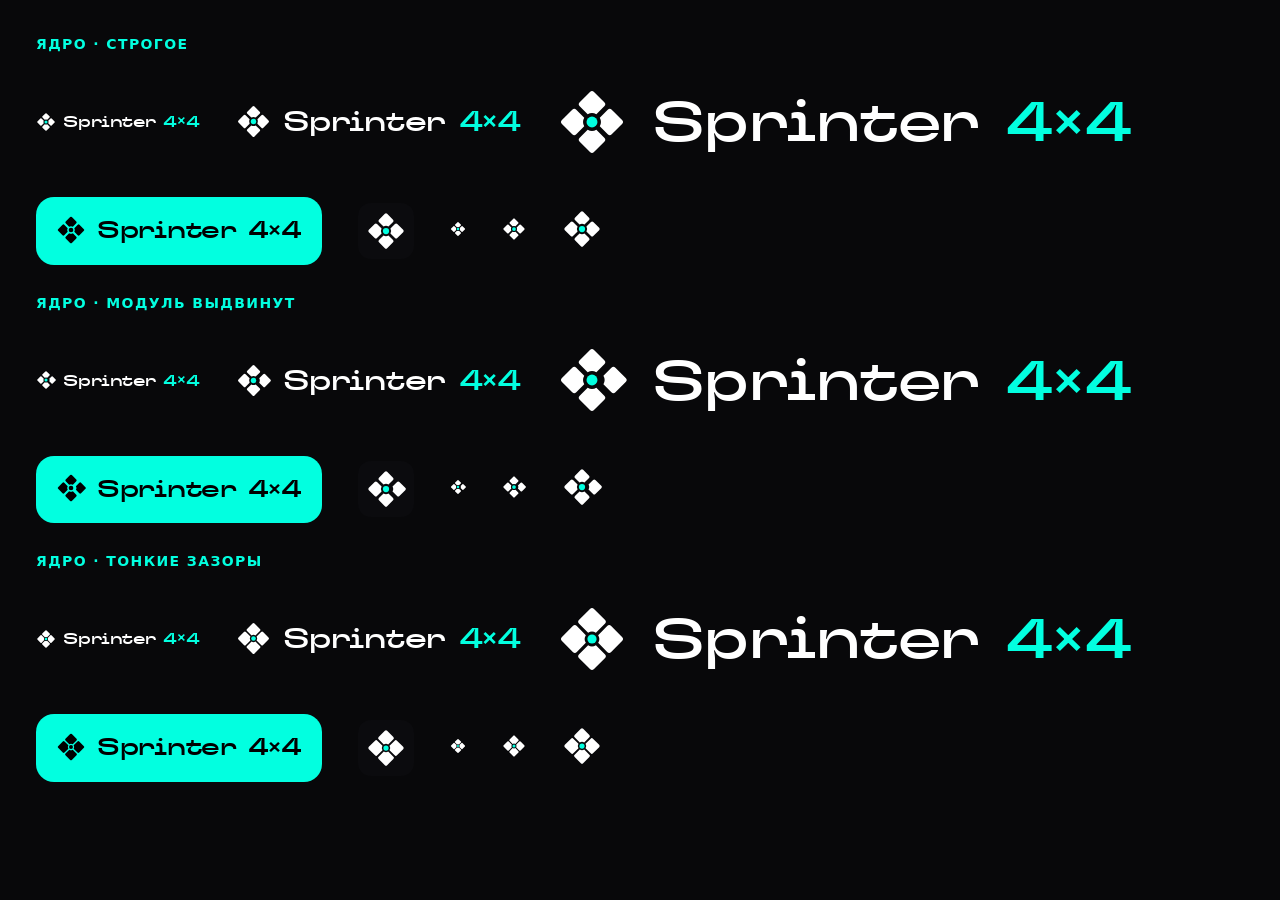
<file: dev/logo-preview/index.html>
<!doctype html><html><head><meta charset="utf-8"><style>
@font-face { font-family: 'TT Travels Next'; src: url('../../assets/fonts/TTTravelsNext-Variable.woff2') format('woff2'); font-weight: 100 900; }
body{margin:0;background:#08080A;color:#fff;font-family:system-ui;padding:36px;display:flex;flex-direction:column;gap:30px}
h2{margin:0;font:600 14px system-ui;color:#02FFE0;letter-spacing:.1em;text-transform:uppercase}
.row{display:flex;align-items:center;gap:36px;flex-wrap:wrap}
.lock{display:inline-flex;align-items:center;gap:.45em;font-family:'TT Travels Next';font-weight:600;letter-spacing:-.01em}
.lock svg{height:1.25em;width:auto}
.lock span{color:#02FFE0}
.cy{background:#02FFE0;color:#000;padding:16px 20px;border-radius:18px;--logo-accent:#000}
.cy .lock span{color:#000}
.fav{width:56px;height:56px;border-radius:13px;background:#0B0B0E;display:flex;align-items:center;justify-content:center;color:#fff}
.fav svg{width:40px}
</style></head><body>
<script>
const A = 'var(--logo-accent,#02FFE0)';

/* квадратный модуль: внешние углы r=3.5, внутренний угол вырезан кругом ядра r=10 */
const sq = (g, r) => { const o = 4, i = 32 - g / 2, cut = Math.sqrt(r*r - (g/2)*(g/2)); const y = (32 - cut).toFixed(2);
  return `M${o+r0},${o}H${i-r0}Q${i},${o} ${i},${o+r0}V${y}A${r} ${r} 0 0 0 ${y} ${i}H${o+r0}Q${o},${i} ${o},${i-r0}V${o+r0}Q${o},${o} ${o+r0},${o}Z`; };
const r0 = 3.5;
const core2 = (g, r, dot, pop) => `<svg viewBox="0 0 64 64" aria-hidden="true"><g transform="translate(32 32) rotate(45) scale(.74) translate(-32 -32)">` +
  [0,90,180,270].map((rot, k) => `<path d="${sq(g, r)}" fill="currentColor" transform="rotate(${rot} 32 32)${pop && k===1 ? ' translate(-3.2 -3.2)' : ''}"/>`).join('') +
  `</g><circle cx="32" cy="32" r="${dot}" fill="${A}"/></svg>`;
const V = { 'Ядро · строгое': core2(6, 11, 5, false), 'Ядро · модуль выдвинут': core2(6, 11, 5, true), 'Ядро · тонкие зазоры': core2(4, 9, 4.2, false) };
let h = '';
for (const [name, m] of Object.entries(V)) {
  const lock = fs => `<div class="lock" style="font-size:${fs}px">${m}Sprinter <span>4×4</span></div>`;
  h += `<h2>${name}</h2><div class="row">${lock(16)}${lock(28)}${lock(56)}<div class="cy">${lock(24)}</div><div class="fav">${m}</div>` +
       [16,24,40].map(s => `<div style="width:${s}px;color:#fff">${m}</div>`).join('') + `</div>`;
}
document.body.innerHTML = h;
</script></body></html>
</file>
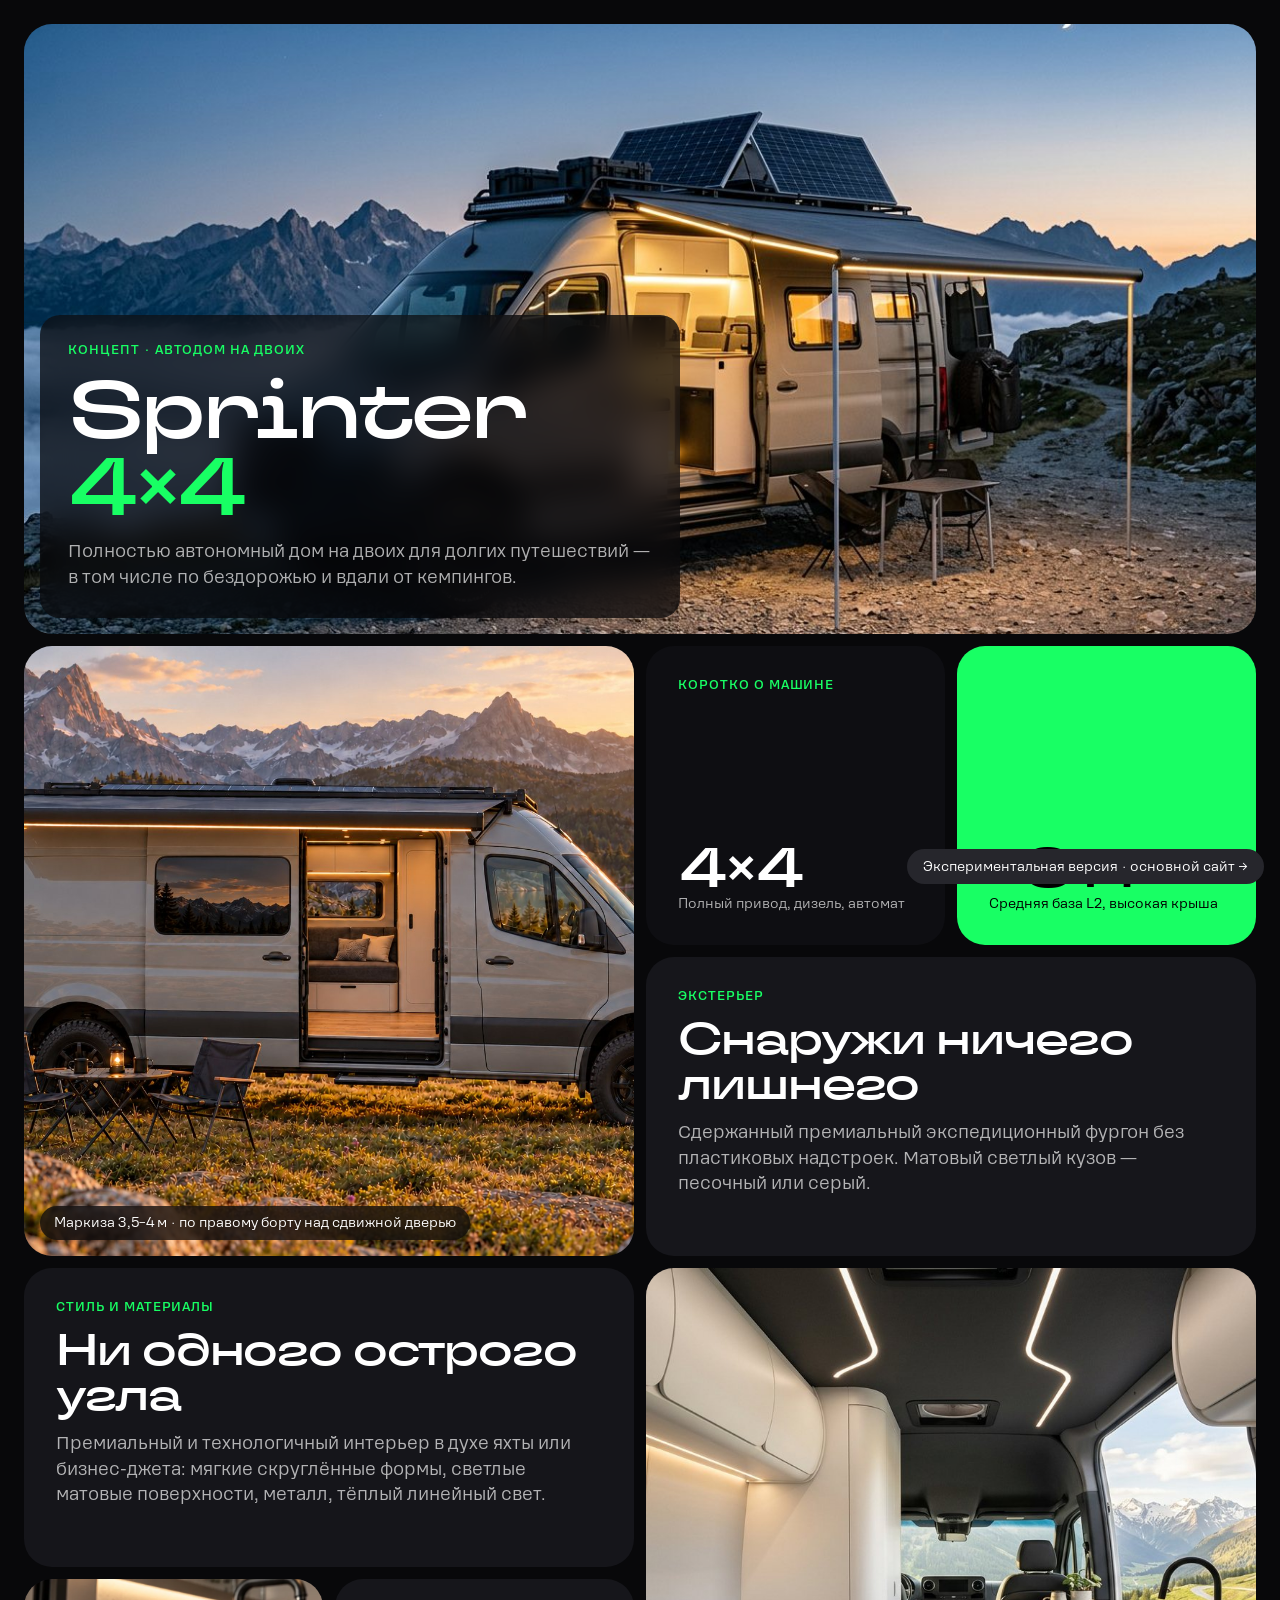
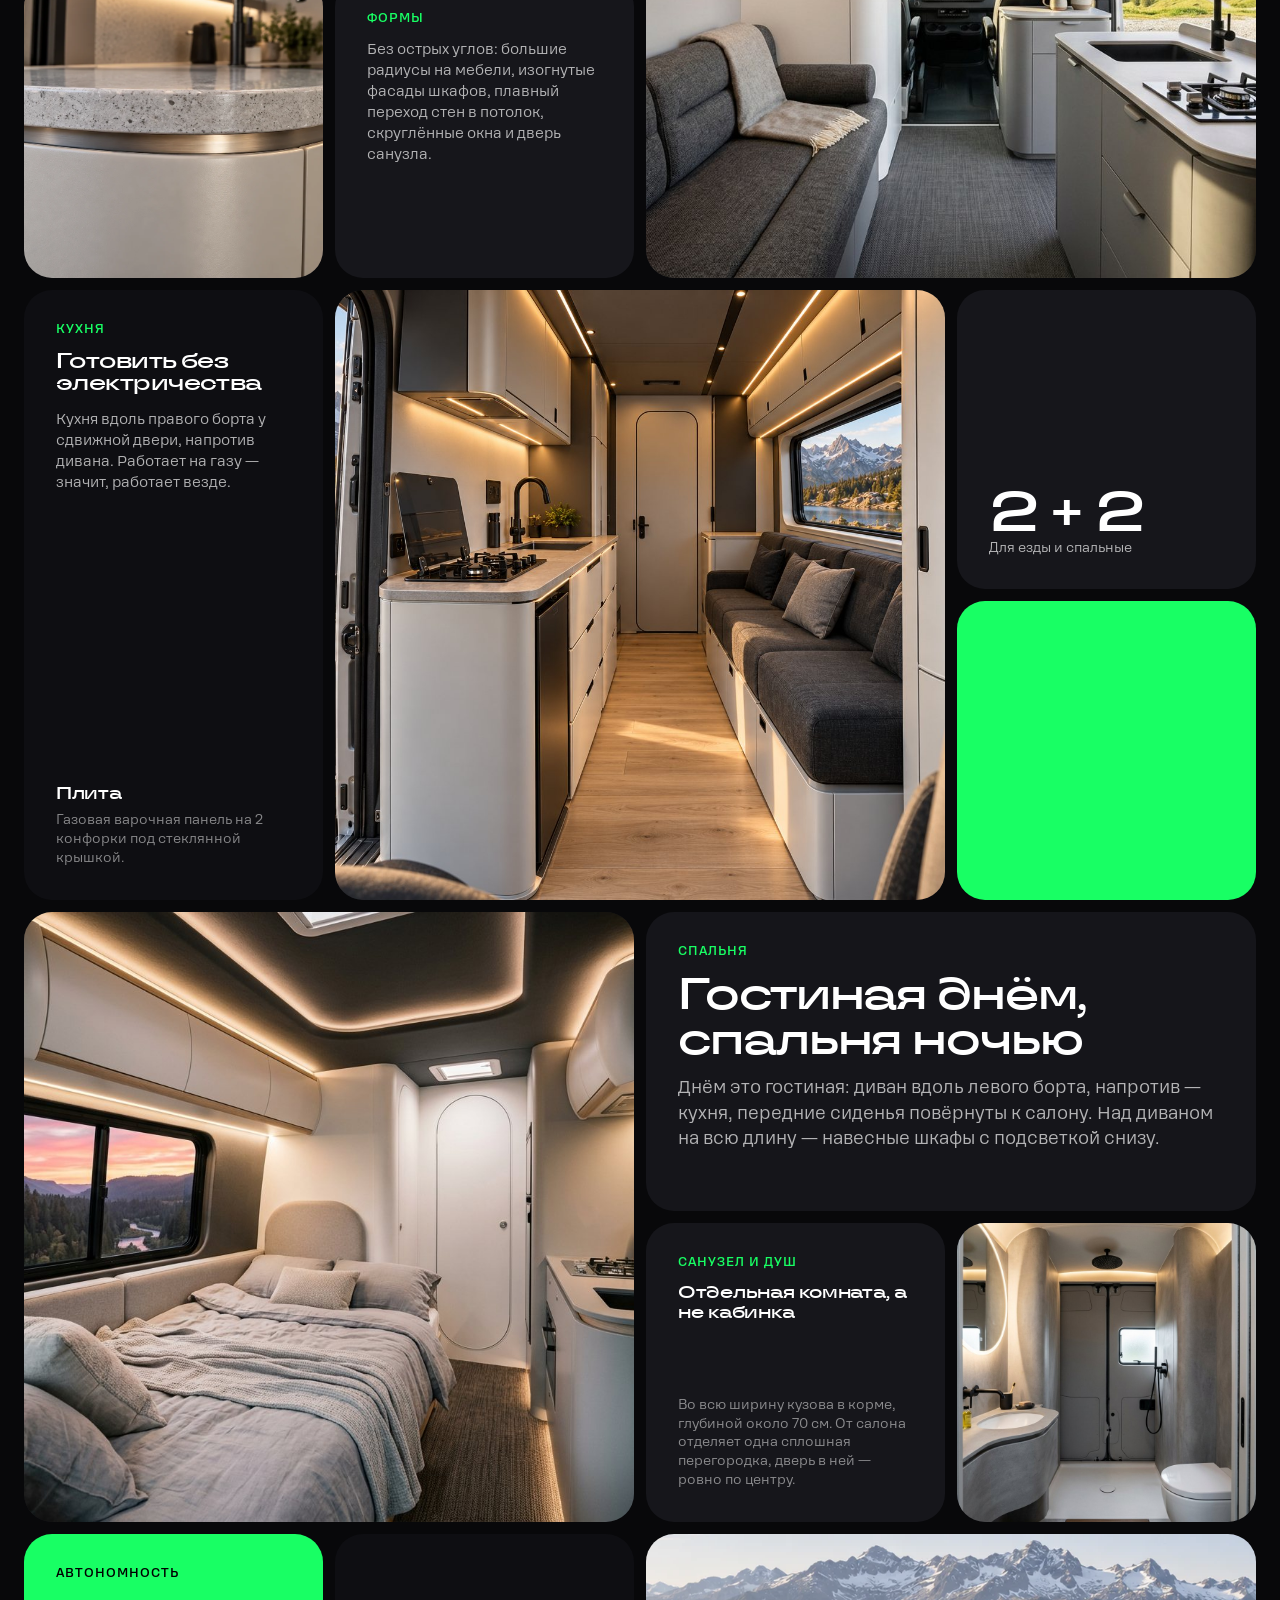
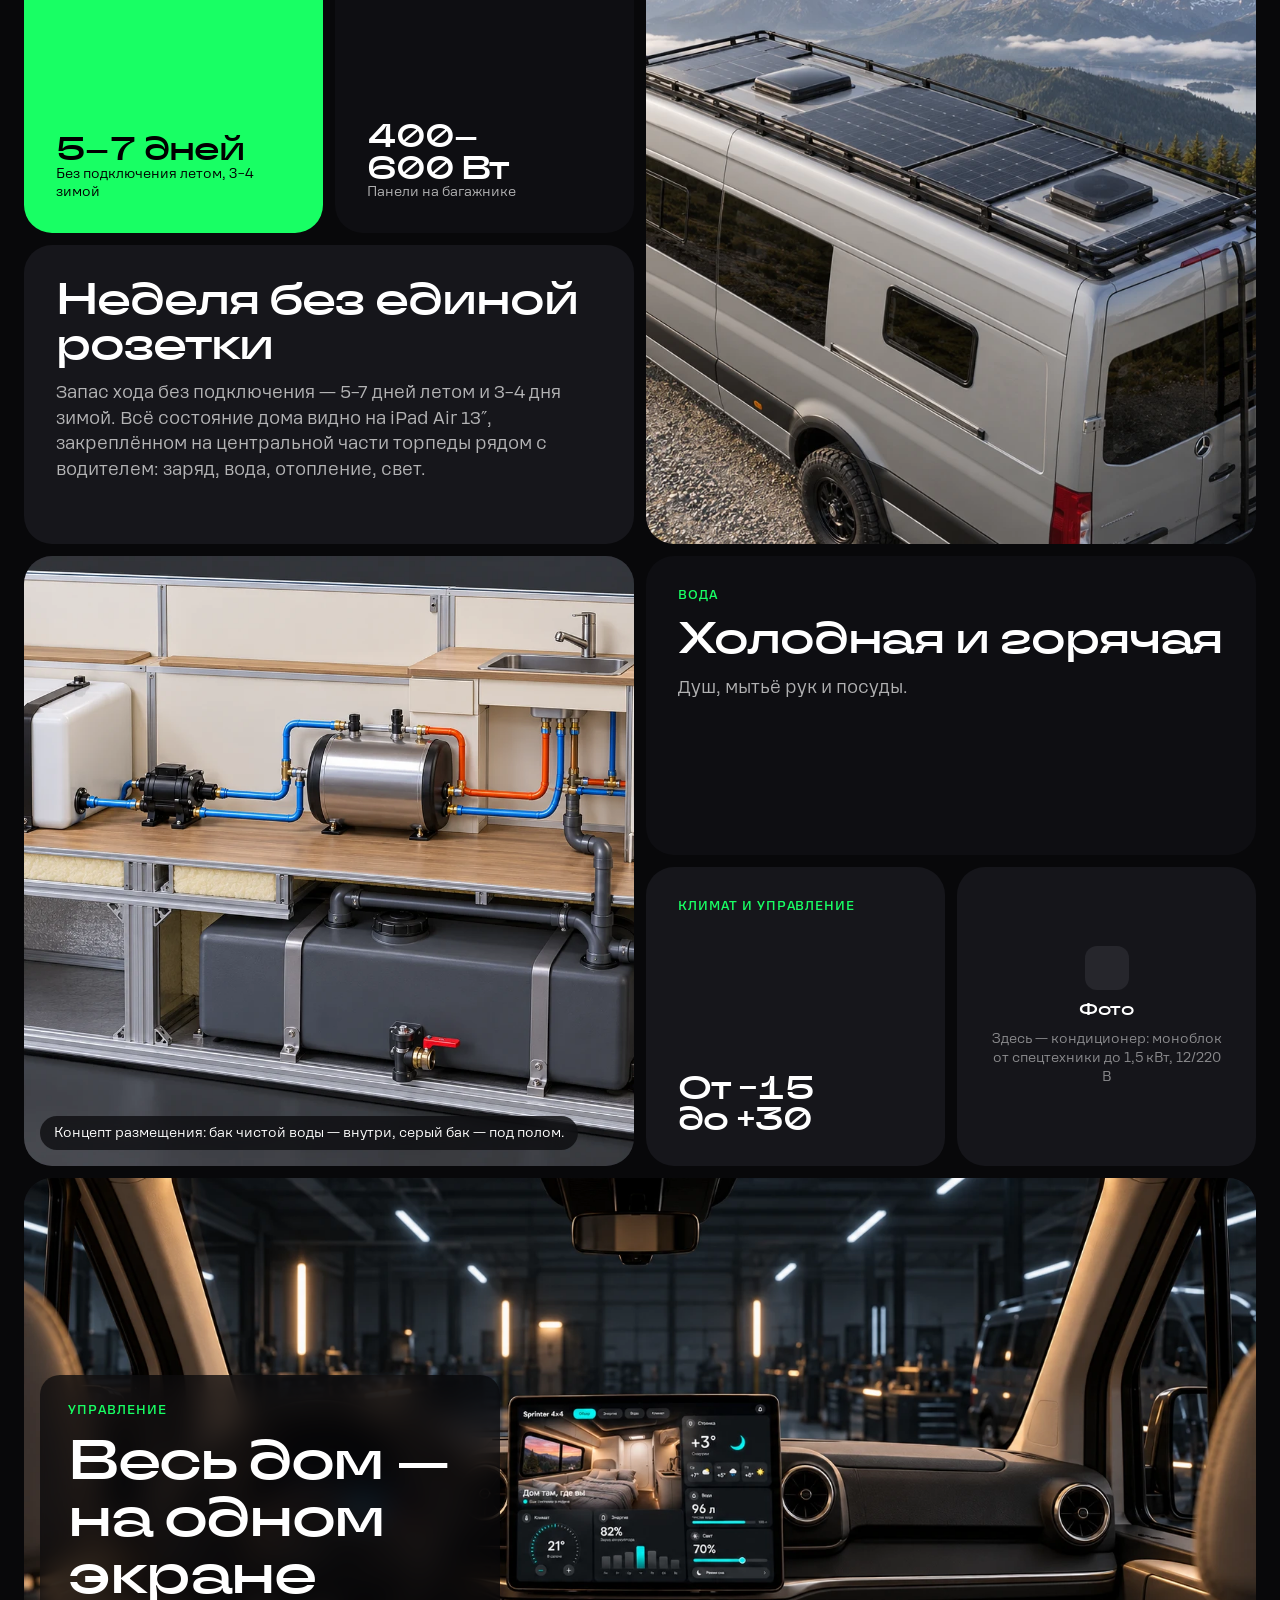
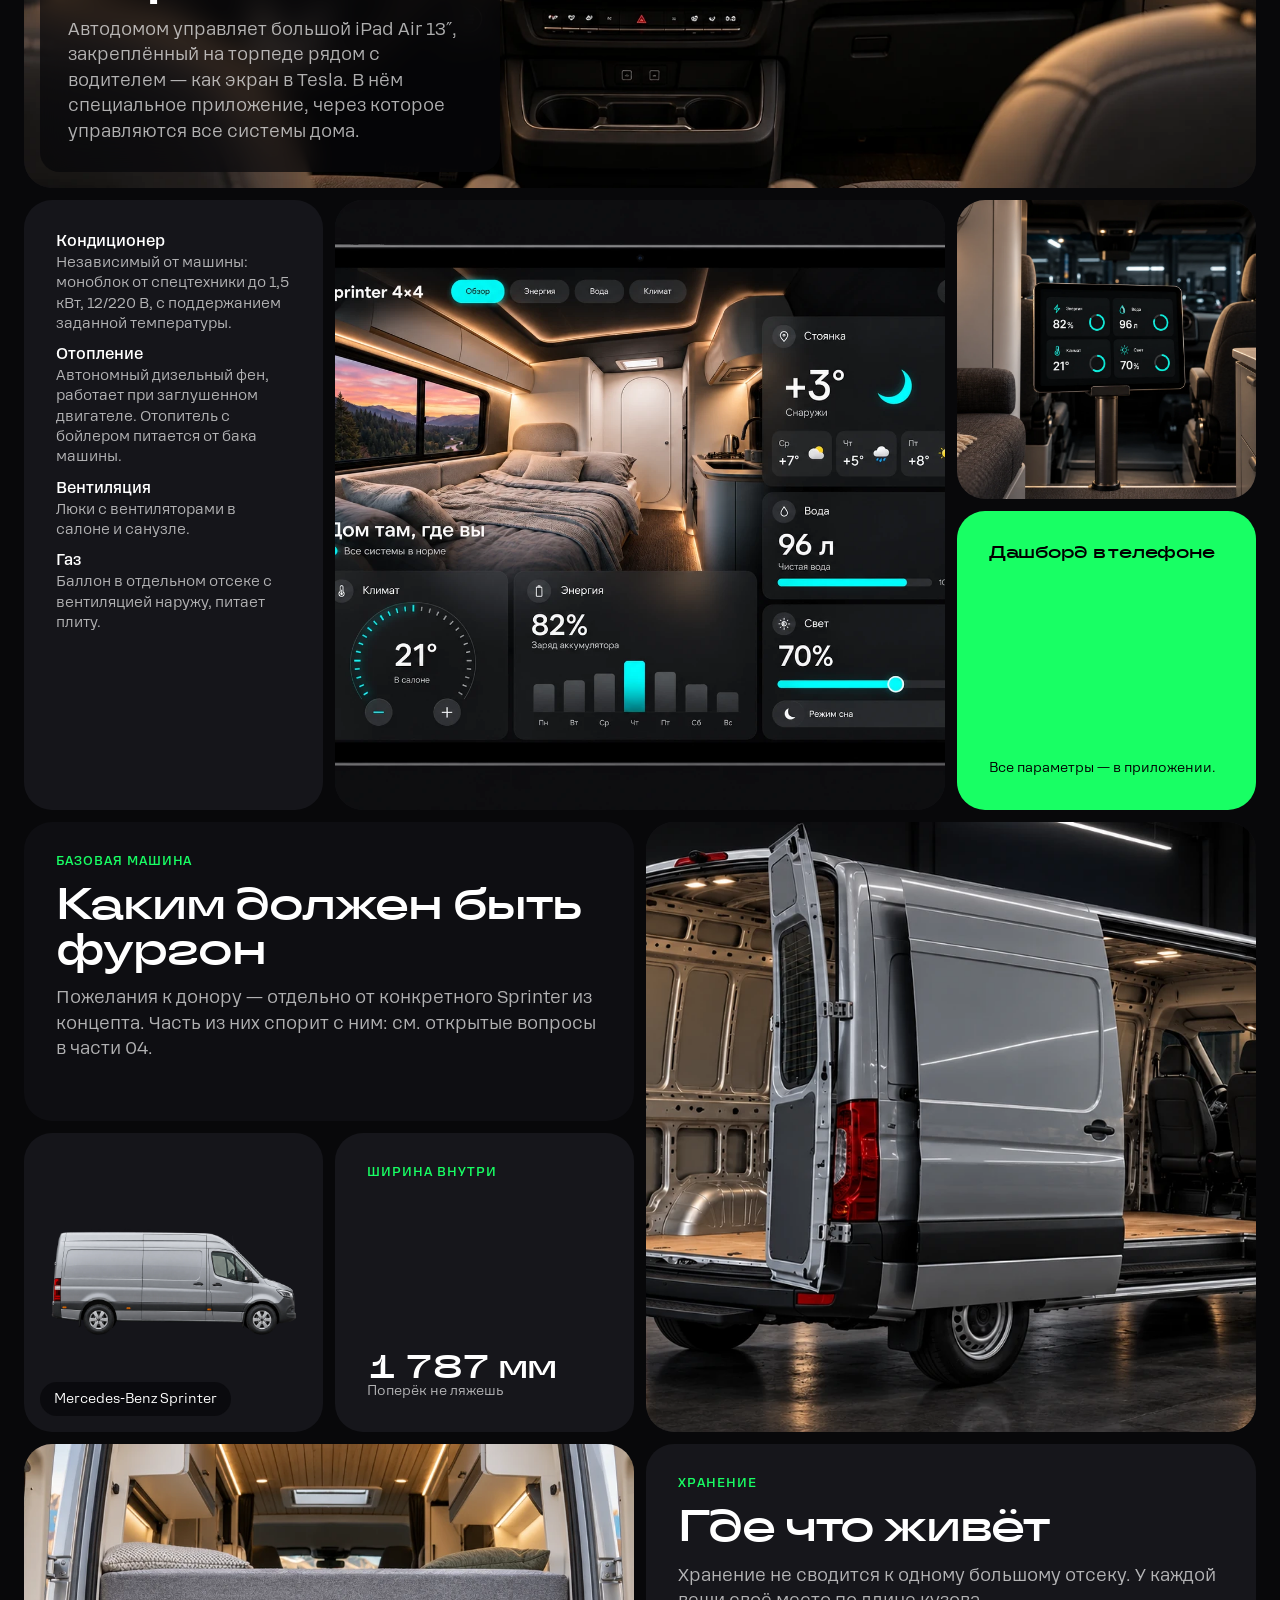
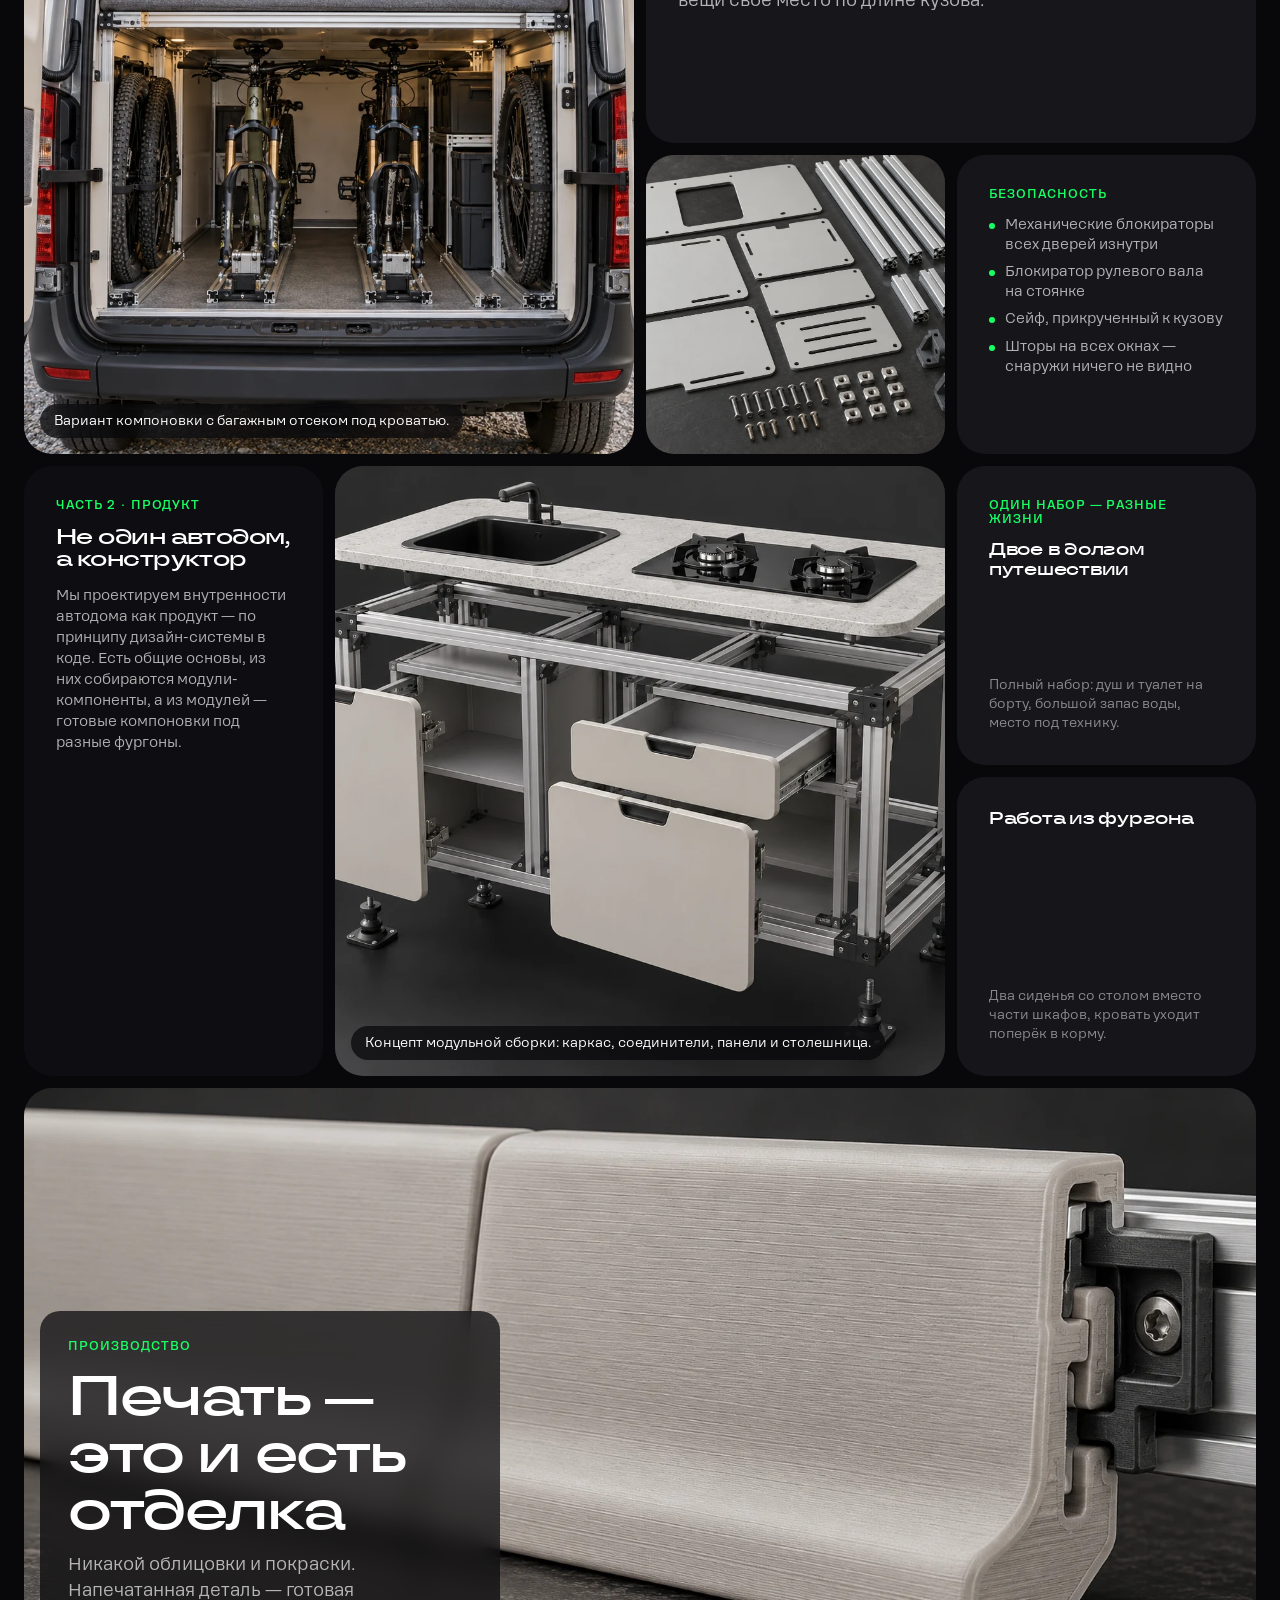
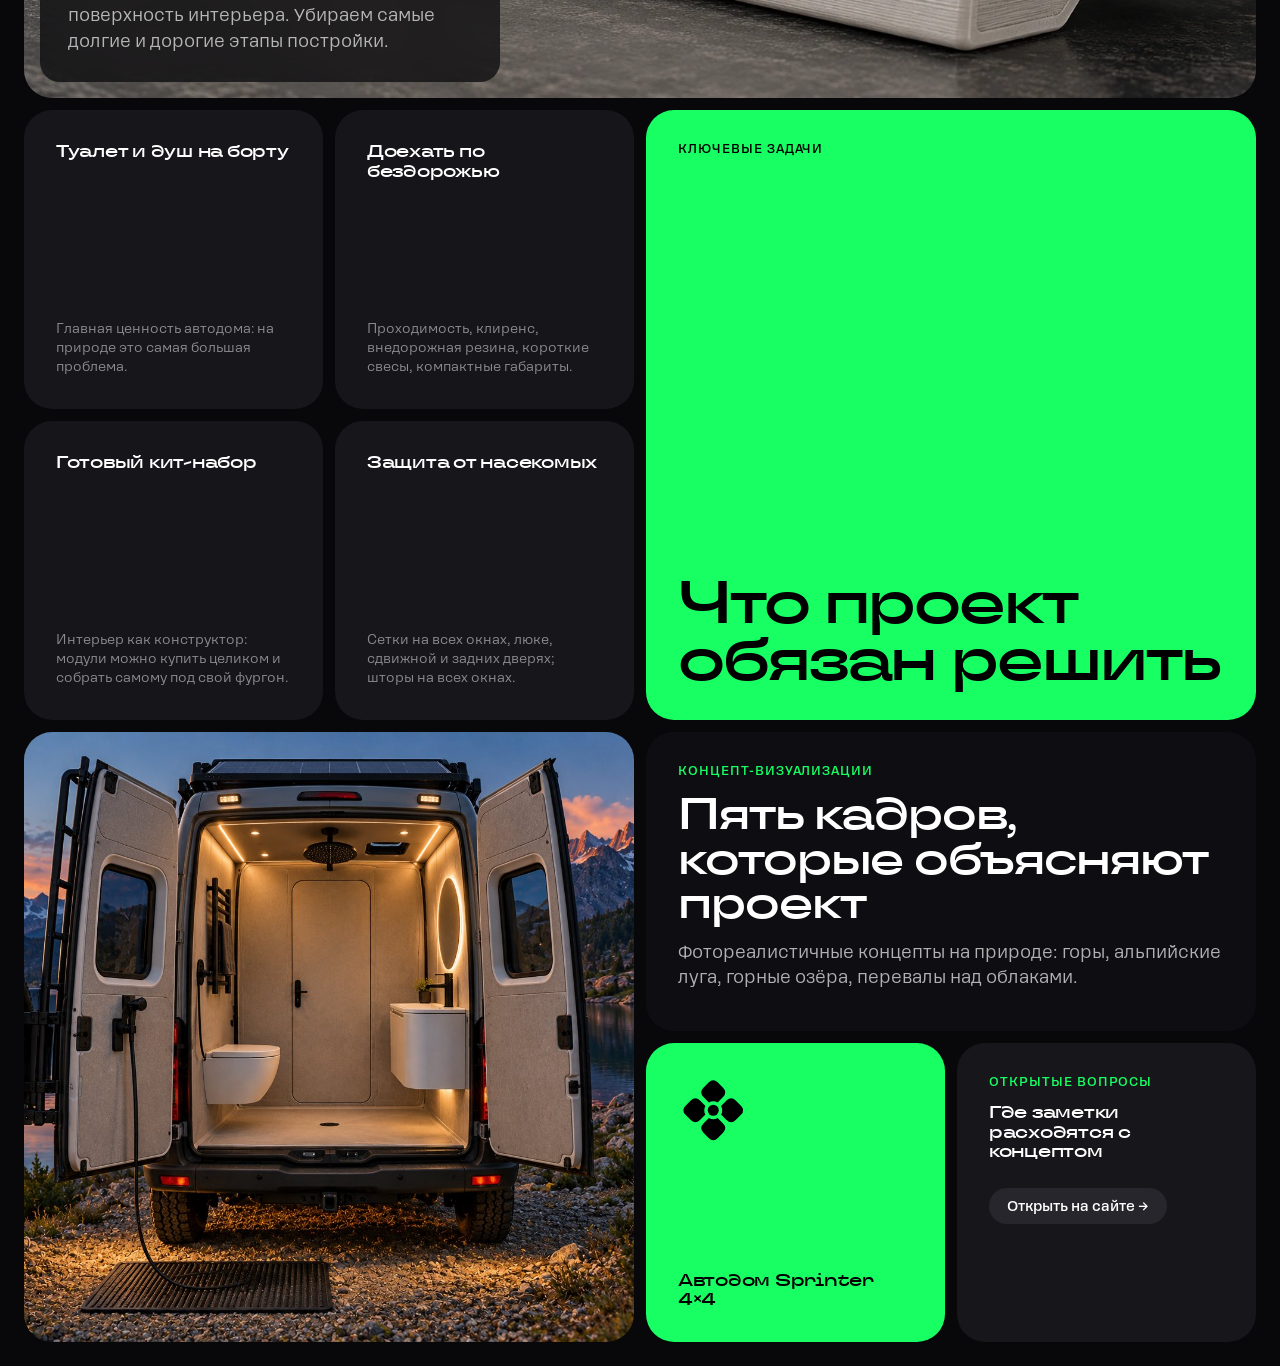
<file: bento.html>
<!doctype html>
<html lang="ru">
<head>
<meta charset="utf-8">
<meta name="viewport" content="width=device-width, initial-scale=1, viewport-fit=cover">
<title>Автодом Sprinter 4×4 · бенто</title>
<link rel="icon" type="image/svg+xml" href="assets/logo/favicon.svg">
<link rel="stylesheet" href="bento.css">
</head>
<body>
<!--
  Экспериментальная главная в бенто-сетке. Основной сайт — index.html, он не меняется.
  Холст — одна сетка на 4 колонки, модуль квадратный. «Экран» = два ряда модулей.
  У каждой плитки: --c колонка, --r ряд, --w × --h размер в модулях.
  Доминанта экрана по порядку: во всю ширину → слева → справа → по центру → …
-->
<div class="bento-shell"><main class="bento-wrap"><div class="bento-grid">

  <!-- ЭКРАН 1 · доминанта во всю ширину (4×2), общий план -->
  <section class="bento-tile t-photo" style="--c:1; --r:1; --w:4; --h:2; --mw:2; --mh:2" aria-label="Обложка">
    <img src="assets/img/hero-pereval.jpg" alt="Автодом на базе Sprinter 4×4 на перевале над облаками в сумерках: выдвинута маркиза, на крыше солнечные панели">
    <div class="bento-plate" style="width: min(640px, calc(100% - 32px))">
      <p class="bento-eyebrow">Концепт · автодом на двоих</p>
      <h1 class="bento-h1">Sprinter <i>4×4</i></h1>
      <p class="bento-p">Полностью автономный дом на двоих для долгих путешествий — в том числе по бездорожью и вдали от кемпингов.</p>
    </div>
  </section>

  <!-- ЭКРАН 2 · доминанта слева (2×2) -->
  <figure class="bento-tile t-photo" style="--c:1; --r:3; --w:2; --h:2; margin:0">
    <img src="assets/img/exterier-lug.jpg" alt="Автодом сбоку на альпийском лугу в золотой час: открыта сдвижная дверь, выдвинута маркиза, стол и стулья" loading="lazy">
    <figcaption class="bento-chip">Маркиза 3,5–4 м · по правому борту над сдвижной дверью</figcaption>
  </figure>
  <div class="bento-tile t-fact t-panel" style="--c:3; --r:3">
    <p class="bento-eyebrow">Коротко о машине</p>
    <div><p class="bento-num">4×4</p><p class="bento-fact-cap">Полный привод, дизель, автомат</p></div>
  </div>
  <div class="bento-tile t-fact t-accent" style="--c:4; --r:3">
    <span></span>
    <div><p class="bento-num">≈6 м</p><p class="bento-fact-cap">Средняя база L2, высокая крыша</p></div>
  </div>
  <div class="bento-tile t-text" style="--c:3; --r:4; --w:2">
    <p class="bento-eyebrow">Экстерьер</p>
    <h2 class="bento-h">Снаружи ничего лишнего</h2>
    <p class="bento-p">Сдержанный премиальный экспедиционный фургон без пластиковых надстроек. Матовый светлый кузов — песочный или серый.</p>
  </div>

  <!-- ЭКРАН 3 · доминанта справа (2×2), рядом макро-деталь -->
  <div class="bento-tile t-text t-row" style="--c:1; --r:5; --w:2">
    <p class="bento-eyebrow">Стиль и материалы</p>
    <h2 class="bento-h">Ни одного острого угла</h2>
    <p class="bento-p">Премиальный и технологичный интерьер в духе яхты или бизнес-джета: мягкие скруглённые формы, светлые матовые поверхности, металл, тёплый линейный свет.</p>
  </div>
  <div class="bento-tile t-photo" style="--c:1; --r:6">
    <img src="assets/img/materialy-makro.webp" alt="Матовый фасад, алюминиевая кромка и кварцевая столешница крупным планом" loading="lazy">
  </div>
  <div class="bento-tile t-text" style="--c:2; --r:6">
    <p class="bento-eyebrow">Формы</p>
    <p class="bento-p" style="margin-top:0">Без острых углов: большие радиусы на мебели, изогнутые фасады шкафов, плавный переход стен в потолок, скруглённые окна и дверь санузла.</p>
  </div>
  <div class="bento-tile t-photo" style="--c:3; --r:5; --w:2; --h:2">
    <img src="assets/img/salon-dnem.jpg" alt="Салон: скруглённые матовые фасады, серый диван вдоль борта, кухня напротив, линейная подсветка в потолке" loading="lazy">
  </div>

  <!-- ЭКРАН 4 · доминанта по центру (2×2) -->
  <div class="bento-tile t-text t-panel" style="--c:1; --r:7; --h:2">
    <p class="bento-eyebrow">Кухня</p>
    <h2 class="bento-h">Готовить без электричества</h2>
    <p class="bento-p">Кухня вдоль правого борта у сдвижной двери, напротив дивана. Работает на газу — значит, работает везде.</p>
    <div class="bento-push" style="padding-top:18px">
      <p class="bento-h3">Плита</p>
      <p class="bento-note">Газовая варочная панель на 2 конфорки под стеклянной крышкой.</p>
    </div>
  </div>
  <div class="bento-tile t-photo" style="--c:2; --r:7; --w:2; --h:2">
    <img src="assets/img/kuhnya.jpg" alt="Кухонный блок с газовой панелью и мойкой, напротив — диван; в окнах горное озеро" loading="lazy">
  </div>
  <div class="bento-tile t-fact" style="--c:4; --r:7">
    <span></span>
    <div><p class="bento-num">2 + 2</p><p class="bento-fact-cap">Для езды и спальные</p></div>
  </div>
  <div class="bento-tile t-accent" style="--c:4; --r:8" aria-hidden="true"></div>

  <!-- ЭКРАН 5 · доминанта слева (2×2) -->
  <div class="bento-tile t-photo" style="--c:1; --r:9; --w:2; --h:2">
    <img src="assets/img/spalnya-vecherom.jpg" alt="Разложенная кровать и тёплая подсветка вечером" loading="lazy">
  </div>
  <div class="bento-tile t-text t-row" style="--c:3; --r:9; --w:2">
    <p class="bento-eyebrow">Спальня</p>
    <h2 class="bento-h">Гостиная днём, спальня ночью</h2>
    <p class="bento-p">Днём это гостиная: диван вдоль левого борта, напротив — кухня, передние сиденья повёрнуты к салону. Над диваном на всю длину — навесные шкафы с подсветкой снизу.</p>
  </div>
  <div class="bento-tile t-text" style="--c:3; --r:10">
    <p class="bento-eyebrow">Санузел и душ</p>
    <p class="bento-h3">Отдельная комната, а не кабинка</p>
    <p class="bento-note bento-push">Во всю ширину кузова в корме, глубиной около 70 см. От салона отделяет одна сплошная перегородка, дверь в ней — ровно по центру.</p>
  </div>
  <div class="bento-tile t-photo" style="--c:4; --r:10">
    <img src="assets/img/sanuzel-dveri-zakryty.jpg" alt="Санузел от двери: бесшовные серые панели, изогнутая тумба с раковиной, зона душа, подвесной унитаз" loading="lazy">
  </div>

  <!-- ЭКРАН 6 · доминанта справа (2×2), макро-деталь крыши -->
  <div class="bento-tile t-fact t-accent" style="--c:1; --r:11">
    <p class="bento-eyebrow">Автономность</p>
    <div><p class="bento-num sm">5–7 дней</p><p class="bento-fact-cap">Без подключения летом, 3–4 зимой</p></div>
  </div>
  <div class="bento-tile t-fact t-panel" style="--c:2; --r:11">
    <span></span>
    <div><p class="bento-num sm">400–600 Вт</p><p class="bento-fact-cap">Панели на багажнике</p></div>
  </div>
  <div class="bento-tile t-text" style="--c:1; --r:12; --w:2">
    <h2 class="bento-h">Неделя без единой розетки</h2>
    <p class="bento-p">Запас хода без подключения — 5–7 дней летом и 3–4 дня зимой. Всё состояние дома видно на iPad Air 13″, закреплённом на центральной части торпеды рядом с водителем: заряд, вода, отопление, свет.</p>
  </div>
  <div class="bento-tile t-photo" style="--c:3; --r:11; --w:2; --h:2">
    <img src="assets/img/solnechnaya-krysha.webp" alt="Солнечные панели на силовом багажнике, вентиляционные люки и задняя лестница" loading="lazy">
  </div>

  <!-- ЭКРАН 7 · доминанта слева (2×2) -->
  <figure class="bento-tile t-photo" style="--c:1; --r:13; --w:2; --h:2; margin:0">
    <img src="assets/img/vodosnabzhenie.webp" alt="Разрез водоснабжения: чистая вода и бойлер внутри, утеплённый серый бак под полом" loading="lazy">
    <figcaption class="bento-chip">Концепт размещения: бак чистой воды — внутри, серый бак — под полом.</figcaption>
  </figure>
  <div class="bento-tile t-text t-panel" style="--c:3; --r:13; --w:2">
    <p class="bento-eyebrow">Вода</p>
    <h2 class="bento-h">Холодная и горячая</h2>
    <p class="bento-p">Душ, мытьё рук и посуды.</p>
  </div>
  <div class="bento-tile t-fact" style="--c:3; --r:14">
    <p class="bento-eyebrow">Климат и управление</p>
    <div><p class="bento-num sm">От −15 до +30</p></div>
  </div>
  <div class="bento-tile t-ph" style="--c:4; --r:14">
    <p class="bento-h3" style="margin:0">Фото</p>
    <p class="bento-note">Здесь — кондиционер: моноблок от спецтехники до 1,5 кВт, 12/220 В</p>
  </div>

  <!-- ЭКРАН 8 · доминанта во всю ширину (4×2), общий план кабины -->
  <section class="bento-tile t-photo" style="--c:1; --r:15; --w:4; --h:2; --mw:2; --mh:2" aria-label="Управление">
    <img src="assets/img/ipad-torpedo-wide-v3.webp" alt="iPad Air 13″ на центральной части торпеды рядом с водителем, вид из салона" loading="lazy">
    <div class="bento-plate">
      <p class="bento-eyebrow">Управление</p>
      <h2 class="bento-h">Весь дом — на одном экране</h2>
      <p class="bento-p">Автодомом управляет большой iPad Air 13″, закреплённый на торпеде рядом с водителем — как экран в Tesla. В нём специальное приложение, через которое управляются все системы дома.</p>
    </div>
  </section>

  <!-- ЭКРАН 9 · доминанта по центру (2×2), макро: интерфейс -->
  <div class="bento-tile t-text t-row" style="--c:1; --r:17; --h:2">
    <ul class="bento-list">
      <li><b>Кондиционер</b><span>Независимый от машины: моноблок от спецтехники до 1,5 кВт, 12/220 В, с поддержанием заданной температуры.</span></li>
      <li><b>Отопление</b><span>Автономный дизельный фен, работает при заглушенном двигателе. Отопитель с бойлером питается от бака машины.</span></li>
      <li><b>Вентиляция</b><span>Люки с вентиляторами в салоне и санузле.</span></li>
      <li><b>Газ</b><span>Баллон в отдельном отсеке с вентиляцией наружу, питает плиту.</span></li>
    </ul>
  </div>
  <div class="bento-tile t-photo" style="--c:2; --r:17; --w:2; --h:2">
    <img src="assets/img/ipad-product-v3.webp" alt="Фронтальный продуктовый рендер iPad: интерфейс автодома с бирюзовыми виджетами на тёмном фоне" loading="lazy">
  </div>
  <div class="bento-tile t-photo" style="--c:4; --r:17">
    <img src="assets/img/ipad-control-close.webp" alt="Экран iPad с интерфейсом управления автодомом крупным планом" loading="lazy">
  </div>
  <div class="bento-tile t-text t-accent" style="--c:4; --r:18">
    <p class="bento-h3">Дашборд в телефоне</p>
    <p class="bento-note bento-push">Все параметры — в приложении.</p>
  </div>

  <!-- ЭКРАН 10 · доминанта справа (2×2) -->
  <div class="bento-tile t-text t-panel" style="--c:1; --r:19; --w:2">
    <p class="bento-eyebrow">Базовая машина</p>
    <h2 class="bento-h">Каким должен быть фургон</h2>
    <p class="bento-p">Пожелания к донору — отдельно от конкретного Sprinter из концепта. Часть из них спорит с ним: см. открытые вопросы в части 04.</p>
  </div>
  <figure class="bento-tile t-photo contain" style="--c:1; --r:20; margin:0">
    <img src="assets/img/van-sprinter.webp" alt="Mercedes-Benz Sprinter — серый фургон, вид строго сбоку" loading="lazy">
    <figcaption class="bento-chip">Mercedes-Benz Sprinter</figcaption>
  </figure>
  <div class="bento-tile t-fact" style="--c:2; --r:20">
    <p class="bento-eyebrow">Ширина внутри</p>
    <div><p class="bento-num sm">1 787 мм</p><p class="bento-fact-cap">Поперёк не ляжешь</p></div>
  </div>
  <div class="bento-tile t-photo" style="--c:3; --r:19; --w:2; --h:2">
    <img src="assets/img/donor-kuzov-night.webp" alt="Серый Sprinter в тёмном ночном боксе с искусственным освещением: открыты боковая и задние двери" loading="lazy">
  </div>

  <!-- ЭКРАН 11 · доминанта слева (2×2) -->
  <figure class="bento-tile t-photo" style="--c:1; --r:21; --w:2; --h:2; margin:0">
    <img src="assets/img/bagazh-velosipedy.webp" alt="Два велосипеда на выдвижных направляющих под поднятой кроватью" loading="lazy">
    <figcaption class="bento-chip">Вариант компоновки с багажным отсеком под кроватью.</figcaption>
  </figure>
  <div class="bento-tile t-text" style="--c:3; --r:21; --w:2">
    <p class="bento-eyebrow">Хранение</p>
    <h2 class="bento-h">Где что живёт</h2>
    <p class="bento-p">Хранение не сводится к одному большому отсеку. У каждой вещи своё место по длине кузова.</p>
  </div>
  <div class="bento-tile t-photo" style="--c:3; --r:22">
    <img src="assets/img/detali-sborka.webp" alt="Панели, алюминиевый профиль, напечатанные соединители и крепёж перед сборкой" loading="lazy">
  </div>
  <div class="bento-tile t-text t-row" style="--c:4; --r:22">
    <p class="bento-eyebrow">Безопасность</p>
    <ul class="bento-bul">
      <li>Механические блокираторы всех дверей изнутри</li>
      <li>Блокиратор рулевого вала на стоянке</li>
      <li>Сейф, прикрученный к кузову</li>
      <li>Шторы на всех окнах — снаружи ничего не видно</li>
    </ul>
  </div>

  <!-- ЭКРАН 12 · доминанта по центру (2×2), макро: модуль в разборе -->
  <div class="bento-tile t-text t-panel" style="--c:1; --r:23; --h:2">
    <p class="bento-eyebrow">Часть 2 · продукт</p>
    <h2 class="bento-h">Не один автодом, а конструктор</h2>
    <p class="bento-p">Мы проектируем внутренности автодома как продукт — по принципу дизайн-системы в коде. Есть общие основы, из них собираются модули-компоненты, а из модулей — готовые компоновки под разные фургоны.</p>
  </div>
  <figure class="bento-tile t-photo" style="--c:2; --r:23; --w:2; --h:2; margin:0">
    <img src="assets/img/modul-kuhni-razbor.webp" alt="Кухонный модуль в разборе: алюминиевый каркас, соединители, фасады и столешница" loading="lazy">
    <figcaption class="bento-chip">Концепт модульной сборки: каркас, соединители, панели и столешница.</figcaption>
  </figure>
  <div class="bento-tile t-text" style="--c:4; --r:23">
    <p class="bento-eyebrow">Один набор — разные жизни</p>
    <p class="bento-h3">Двое в долгом путешествии</p>
    <p class="bento-note bento-push">Полный набор: душ и туалет на борту, большой запас воды, место под технику.</p>
  </div>
  <div class="bento-tile t-text t-row" style="--c:4; --r:24">
    <p class="bento-h3">Работа из фургона</p>
    <p class="bento-note bento-push">Два сиденья со столом вместо части шкафов, кровать уходит поперёк в корму.</p>
  </div>

  <!-- ЭКРАН 13 · доминанта во всю ширину (4×2), макро: фактура печати -->
  <section class="bento-tile t-photo" style="--c:1; --r:25; --w:4; --h:2; --mw:2; --mh:2" aria-label="Производство">
    <img src="assets/img/styk-paneley.webp" alt="Крупный план фактуры 3D-печати и скрытого соединения панелей с профилем" loading="lazy">
    <div class="bento-plate">
      <p class="bento-eyebrow">Производство</p>
      <h2 class="bento-h">Печать — это и есть отделка</h2>
      <p class="bento-p">Никакой облицовки и покраски. Напечатанная деталь — готовая поверхность интерьера. Убираем самые долгие и дорогие этапы постройки.</p>
    </div>
  </section>

  <!-- ЭКРАН 14 · доминанта справа (2×2), крупный заголовок на акценте -->
  <div class="bento-tile t-text" style="--c:1; --r:27">
    <p class="bento-h3">Туалет и душ на борту</p>
    <p class="bento-note bento-push">Главная ценность автодома: на природе это самая большая проблема.</p>
  </div>
  <div class="bento-tile t-text t-row" style="--c:2; --r:27">
    <p class="bento-h3">Доехать по бездорожью</p>
    <p class="bento-note bento-push">Проходимость, клиренс, внедорожная резина, короткие свесы, компактные габариты.</p>
  </div>
  <div class="bento-tile t-text t-row" style="--c:1; --r:28">
    <p class="bento-h3">Готовый кит-набор</p>
    <p class="bento-note bento-push">Интерьер как конструктор: модули можно купить целиком и собрать самому под свой фургон.</p>
  </div>
  <div class="bento-tile t-text" style="--c:2; --r:28">
    <p class="bento-h3">Защита от насекомых</p>
    <p class="bento-note bento-push">Сетки на всех окнах, люке, сдвижной и задних дверях; шторы на всех окнах.</p>
  </div>
  <div class="bento-tile t-text t-accent" style="--c:3; --r:27; --w:2; --h:2">
    <p class="bento-eyebrow">Ключевые задачи</p>
    <p class="bento-h1 bento-push" style="font-size: clamp(40px, 11cqi, 120px)">Что проект обязан решить</p>
  </div>

  <!-- ЭКРАН 15 · доминанта слева (2×2), общий план, финал -->
  <div class="bento-tile t-photo" style="--c:1; --r:29; --w:2; --h:2">
    <img src="assets/img/sanuzel-dveri-otkryty.jpg" alt="Открытые задние двери, санузел и коврик для уличного душа" loading="lazy">
  </div>
  <div class="bento-tile t-text t-panel" style="--c:3; --r:29; --w:2">
    <p class="bento-eyebrow">Концепт-визуализации</p>
    <h2 class="bento-h">Пять кадров, которые объясняют проект</h2>
    <p class="bento-p">Фотореалистичные концепты на природе: горы, альпийские луга, горные озёра, перевалы над облаками.</p>
  </div>
  <div class="bento-tile t-accent" style="--c:3; --r:30; justify-content: space-between">
    <svg class="bento-logo" viewBox="0 0 64 64" fill="none" aria-hidden="true"><g transform="translate(32 32) rotate(45) scale(.74) translate(-32 -32)"><path d="M12 4H21Q29 4 29 12V21.42A11 11 0 0 0 21.42 29H12Q4 29 4 21V12Q4 4 12 4Z" fill="currentColor" transform="rotate(0 32 32)"/><path d="M12 4H21Q29 4 29 12V21.42A11 11 0 0 0 21.42 29H12Q4 29 4 21V12Q4 4 12 4Z" fill="currentColor" transform="rotate(90 32 32)"/><path d="M12 4H21Q29 4 29 12V21.42A11 11 0 0 0 21.42 29H12Q4 29 4 21V12Q4 4 12 4Z" fill="currentColor" transform="rotate(180 32 32)"/><path d="M12 4H21Q29 4 29 12V21.42A11 11 0 0 0 21.42 29H12Q4 29 4 21V12Q4 4 12 4Z" fill="currentColor" transform="rotate(270 32 32)"/></g><circle cx="32" cy="32" r="5" fill="var(--logo-accent, #18FF64)"/></svg>
    <p class="bento-h3" style="margin:0">Автодом Sprinter 4×4</p>
  </div>
  <div class="bento-tile t-text" style="--c:4; --r:30">
    <p class="bento-eyebrow">Открытые вопросы</p>
    <p class="bento-h3">Где заметки расходятся с концептом</p>
    <a class="bento-link ghost bento-push" href="index.html#voprosy">Открыть на сайте →</a>
  </div>

</div></main></div>

<a class="bento-badge" href="index.html">Экспериментальная версия · основной сайт →</a>
</body>
</html>
</file>
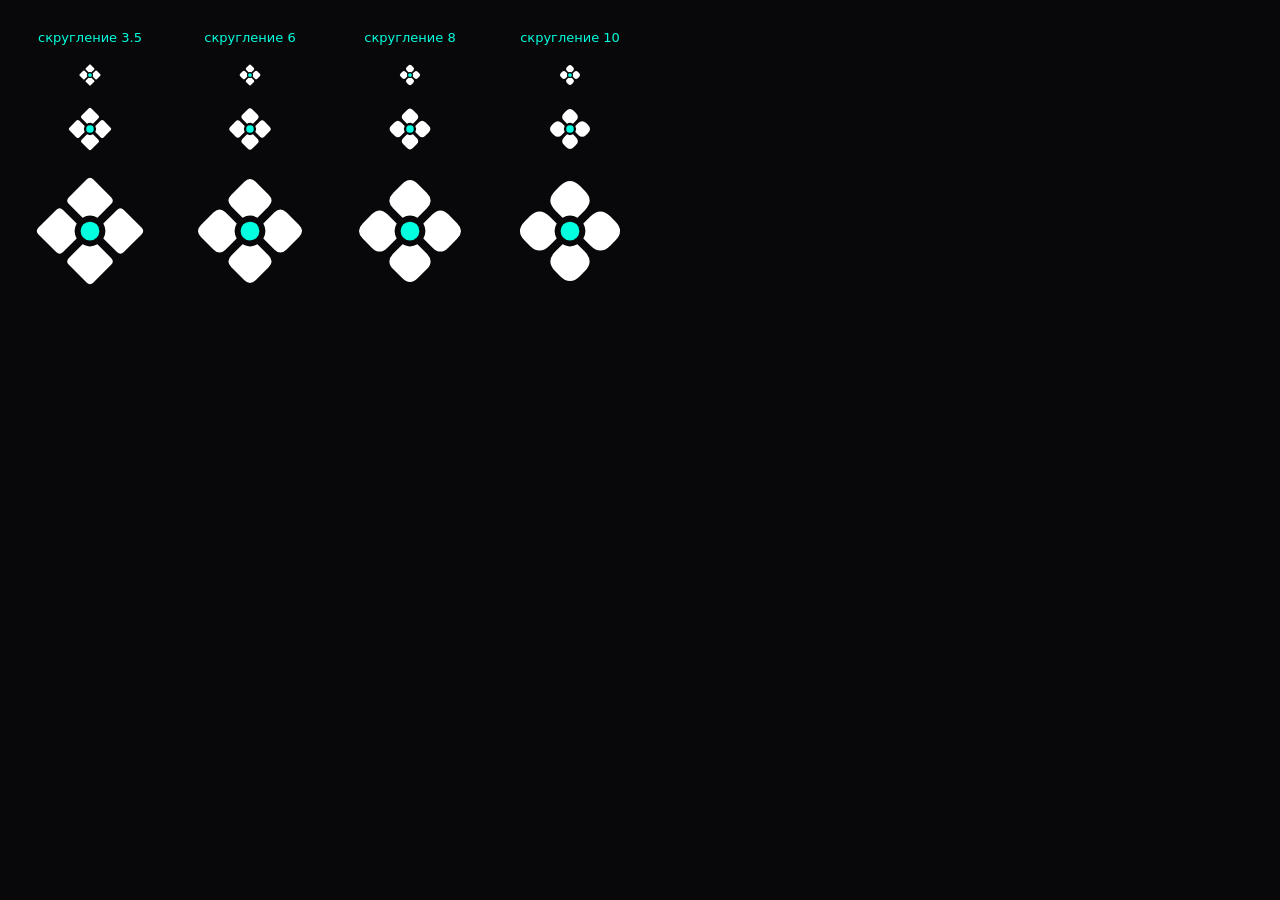
<file: dev/logo-preview/round.html>
<!doctype html><meta charset="utf-8"><style>body{margin:0;background:#08080A;color:#fff;font-family:system-ui;padding:30px;display:flex;gap:40px;flex-wrap:wrap}.c{display:flex;flex-direction:column;align-items:center;gap:18px}p{margin:0;color:#02FFE0;font-size:13px}</style><div class="c"><p>скругление 3.5</p><svg viewBox="0 0 64 64" style="width:24px;color:#fff"><g transform="translate(32 32) rotate(45) scale(.74) translate(-32 -32)"><path d="M7.5 4H25.5Q29 4 29 7.5V21.42A11 11 0 0 0 21.42 29H7.5Q4 29 4 25.5V7.5Q4 4 7.5 4Z" fill="currentColor" transform="rotate(0 32 32)"/><path d="M7.5 4H25.5Q29 4 29 7.5V21.42A11 11 0 0 0 21.42 29H7.5Q4 29 4 25.5V7.5Q4 4 7.5 4Z" fill="currentColor" transform="rotate(90 32 32)"/><path d="M7.5 4H25.5Q29 4 29 7.5V21.42A11 11 0 0 0 21.42 29H7.5Q4 29 4 25.5V7.5Q4 4 7.5 4Z" fill="currentColor" transform="rotate(180 32 32)"/><path d="M7.5 4H25.5Q29 4 29 7.5V21.42A11 11 0 0 0 21.42 29H7.5Q4 29 4 25.5V7.5Q4 4 7.5 4Z" fill="currentColor" transform="rotate(270 32 32)"/></g><circle cx="32" cy="32" r="5" fill="var(--logo-accent,#02FFE0)"/></svg><svg viewBox="0 0 64 64" style="width:48px;color:#fff"><g transform="translate(32 32) rotate(45) scale(.74) translate(-32 -32)"><path d="M7.5 4H25.5Q29 4 29 7.5V21.42A11 11 0 0 0 21.42 29H7.5Q4 29 4 25.5V7.5Q4 4 7.5 4Z" fill="currentColor" transform="rotate(0 32 32)"/><path d="M7.5 4H25.5Q29 4 29 7.5V21.42A11 11 0 0 0 21.42 29H7.5Q4 29 4 25.5V7.5Q4 4 7.5 4Z" fill="currentColor" transform="rotate(90 32 32)"/><path d="M7.5 4H25.5Q29 4 29 7.5V21.42A11 11 0 0 0 21.42 29H7.5Q4 29 4 25.5V7.5Q4 4 7.5 4Z" fill="currentColor" transform="rotate(180 32 32)"/><path d="M7.5 4H25.5Q29 4 29 7.5V21.42A11 11 0 0 0 21.42 29H7.5Q4 29 4 25.5V7.5Q4 4 7.5 4Z" fill="currentColor" transform="rotate(270 32 32)"/></g><circle cx="32" cy="32" r="5" fill="var(--logo-accent,#02FFE0)"/></svg><svg viewBox="0 0 64 64" style="width:120px;color:#fff"><g transform="translate(32 32) rotate(45) scale(.74) translate(-32 -32)"><path d="M7.5 4H25.5Q29 4 29 7.5V21.42A11 11 0 0 0 21.42 29H7.5Q4 29 4 25.5V7.5Q4 4 7.5 4Z" fill="currentColor" transform="rotate(0 32 32)"/><path d="M7.5 4H25.5Q29 4 29 7.5V21.42A11 11 0 0 0 21.42 29H7.5Q4 29 4 25.5V7.5Q4 4 7.5 4Z" fill="currentColor" transform="rotate(90 32 32)"/><path d="M7.5 4H25.5Q29 4 29 7.5V21.42A11 11 0 0 0 21.42 29H7.5Q4 29 4 25.5V7.5Q4 4 7.5 4Z" fill="currentColor" transform="rotate(180 32 32)"/><path d="M7.5 4H25.5Q29 4 29 7.5V21.42A11 11 0 0 0 21.42 29H7.5Q4 29 4 25.5V7.5Q4 4 7.5 4Z" fill="currentColor" transform="rotate(270 32 32)"/></g><circle cx="32" cy="32" r="5" fill="var(--logo-accent,#02FFE0)"/></svg></div><div class="c"><p>скругление 6</p><svg viewBox="0 0 64 64" style="width:24px;color:#fff"><g transform="translate(32 32) rotate(45) scale(.74) translate(-32 -32)"><path d="M10 4H23Q29 4 29 10V21.42A11 11 0 0 0 21.42 29H10Q4 29 4 23V10Q4 4 10 4Z" fill="currentColor" transform="rotate(0 32 32)"/><path d="M10 4H23Q29 4 29 10V21.42A11 11 0 0 0 21.42 29H10Q4 29 4 23V10Q4 4 10 4Z" fill="currentColor" transform="rotate(90 32 32)"/><path d="M10 4H23Q29 4 29 10V21.42A11 11 0 0 0 21.42 29H10Q4 29 4 23V10Q4 4 10 4Z" fill="currentColor" transform="rotate(180 32 32)"/><path d="M10 4H23Q29 4 29 10V21.42A11 11 0 0 0 21.42 29H10Q4 29 4 23V10Q4 4 10 4Z" fill="currentColor" transform="rotate(270 32 32)"/></g><circle cx="32" cy="32" r="5" fill="var(--logo-accent,#02FFE0)"/></svg><svg viewBox="0 0 64 64" style="width:48px;color:#fff"><g transform="translate(32 32) rotate(45) scale(.74) translate(-32 -32)"><path d="M10 4H23Q29 4 29 10V21.42A11 11 0 0 0 21.42 29H10Q4 29 4 23V10Q4 4 10 4Z" fill="currentColor" transform="rotate(0 32 32)"/><path d="M10 4H23Q29 4 29 10V21.42A11 11 0 0 0 21.42 29H10Q4 29 4 23V10Q4 4 10 4Z" fill="currentColor" transform="rotate(90 32 32)"/><path d="M10 4H23Q29 4 29 10V21.42A11 11 0 0 0 21.42 29H10Q4 29 4 23V10Q4 4 10 4Z" fill="currentColor" transform="rotate(180 32 32)"/><path d="M10 4H23Q29 4 29 10V21.42A11 11 0 0 0 21.42 29H10Q4 29 4 23V10Q4 4 10 4Z" fill="currentColor" transform="rotate(270 32 32)"/></g><circle cx="32" cy="32" r="5" fill="var(--logo-accent,#02FFE0)"/></svg><svg viewBox="0 0 64 64" style="width:120px;color:#fff"><g transform="translate(32 32) rotate(45) scale(.74) translate(-32 -32)"><path d="M10 4H23Q29 4 29 10V21.42A11 11 0 0 0 21.42 29H10Q4 29 4 23V10Q4 4 10 4Z" fill="currentColor" transform="rotate(0 32 32)"/><path d="M10 4H23Q29 4 29 10V21.42A11 11 0 0 0 21.42 29H10Q4 29 4 23V10Q4 4 10 4Z" fill="currentColor" transform="rotate(90 32 32)"/><path d="M10 4H23Q29 4 29 10V21.42A11 11 0 0 0 21.42 29H10Q4 29 4 23V10Q4 4 10 4Z" fill="currentColor" transform="rotate(180 32 32)"/><path d="M10 4H23Q29 4 29 10V21.42A11 11 0 0 0 21.42 29H10Q4 29 4 23V10Q4 4 10 4Z" fill="currentColor" transform="rotate(270 32 32)"/></g><circle cx="32" cy="32" r="5" fill="var(--logo-accent,#02FFE0)"/></svg></div><div class="c"><p>скругление 8</p><svg viewBox="0 0 64 64" style="width:24px;color:#fff"><g transform="translate(32 32) rotate(45) scale(.74) translate(-32 -32)"><path d="M12 4H21Q29 4 29 12V21.42A11 11 0 0 0 21.42 29H12Q4 29 4 21V12Q4 4 12 4Z" fill="currentColor" transform="rotate(0 32 32)"/><path d="M12 4H21Q29 4 29 12V21.42A11 11 0 0 0 21.42 29H12Q4 29 4 21V12Q4 4 12 4Z" fill="currentColor" transform="rotate(90 32 32)"/><path d="M12 4H21Q29 4 29 12V21.42A11 11 0 0 0 21.42 29H12Q4 29 4 21V12Q4 4 12 4Z" fill="currentColor" transform="rotate(180 32 32)"/><path d="M12 4H21Q29 4 29 12V21.42A11 11 0 0 0 21.42 29H12Q4 29 4 21V12Q4 4 12 4Z" fill="currentColor" transform="rotate(270 32 32)"/></g><circle cx="32" cy="32" r="5" fill="var(--logo-accent,#02FFE0)"/></svg><svg viewBox="0 0 64 64" style="width:48px;color:#fff"><g transform="translate(32 32) rotate(45) scale(.74) translate(-32 -32)"><path d="M12 4H21Q29 4 29 12V21.42A11 11 0 0 0 21.42 29H12Q4 29 4 21V12Q4 4 12 4Z" fill="currentColor" transform="rotate(0 32 32)"/><path d="M12 4H21Q29 4 29 12V21.42A11 11 0 0 0 21.42 29H12Q4 29 4 21V12Q4 4 12 4Z" fill="currentColor" transform="rotate(90 32 32)"/><path d="M12 4H21Q29 4 29 12V21.42A11 11 0 0 0 21.42 29H12Q4 29 4 21V12Q4 4 12 4Z" fill="currentColor" transform="rotate(180 32 32)"/><path d="M12 4H21Q29 4 29 12V21.42A11 11 0 0 0 21.42 29H12Q4 29 4 21V12Q4 4 12 4Z" fill="currentColor" transform="rotate(270 32 32)"/></g><circle cx="32" cy="32" r="5" fill="var(--logo-accent,#02FFE0)"/></svg><svg viewBox="0 0 64 64" style="width:120px;color:#fff"><g transform="translate(32 32) rotate(45) scale(.74) translate(-32 -32)"><path d="M12 4H21Q29 4 29 12V21.42A11 11 0 0 0 21.42 29H12Q4 29 4 21V12Q4 4 12 4Z" fill="currentColor" transform="rotate(0 32 32)"/><path d="M12 4H21Q29 4 29 12V21.42A11 11 0 0 0 21.42 29H12Q4 29 4 21V12Q4 4 12 4Z" fill="currentColor" transform="rotate(90 32 32)"/><path d="M12 4H21Q29 4 29 12V21.42A11 11 0 0 0 21.42 29H12Q4 29 4 21V12Q4 4 12 4Z" fill="currentColor" transform="rotate(180 32 32)"/><path d="M12 4H21Q29 4 29 12V21.42A11 11 0 0 0 21.42 29H12Q4 29 4 21V12Q4 4 12 4Z" fill="currentColor" transform="rotate(270 32 32)"/></g><circle cx="32" cy="32" r="5" fill="var(--logo-accent,#02FFE0)"/></svg></div><div class="c"><p>скругление 10</p><svg viewBox="0 0 64 64" style="width:24px;color:#fff"><g transform="translate(32 32) rotate(45) scale(.74) translate(-32 -32)"><path d="M14 4H19Q29 4 29 14V21.42A11 11 0 0 0 21.42 29H14Q4 29 4 19V14Q4 4 14 4Z" fill="currentColor" transform="rotate(0 32 32)"/><path d="M14 4H19Q29 4 29 14V21.42A11 11 0 0 0 21.42 29H14Q4 29 4 19V14Q4 4 14 4Z" fill="currentColor" transform="rotate(90 32 32)"/><path d="M14 4H19Q29 4 29 14V21.42A11 11 0 0 0 21.42 29H14Q4 29 4 19V14Q4 4 14 4Z" fill="currentColor" transform="rotate(180 32 32)"/><path d="M14 4H19Q29 4 29 14V21.42A11 11 0 0 0 21.42 29H14Q4 29 4 19V14Q4 4 14 4Z" fill="currentColor" transform="rotate(270 32 32)"/></g><circle cx="32" cy="32" r="5" fill="var(--logo-accent,#02FFE0)"/></svg><svg viewBox="0 0 64 64" style="width:48px;color:#fff"><g transform="translate(32 32) rotate(45) scale(.74) translate(-32 -32)"><path d="M14 4H19Q29 4 29 14V21.42A11 11 0 0 0 21.42 29H14Q4 29 4 19V14Q4 4 14 4Z" fill="currentColor" transform="rotate(0 32 32)"/><path d="M14 4H19Q29 4 29 14V21.42A11 11 0 0 0 21.42 29H14Q4 29 4 19V14Q4 4 14 4Z" fill="currentColor" transform="rotate(90 32 32)"/><path d="M14 4H19Q29 4 29 14V21.42A11 11 0 0 0 21.42 29H14Q4 29 4 19V14Q4 4 14 4Z" fill="currentColor" transform="rotate(180 32 32)"/><path d="M14 4H19Q29 4 29 14V21.42A11 11 0 0 0 21.42 29H14Q4 29 4 19V14Q4 4 14 4Z" fill="currentColor" transform="rotate(270 32 32)"/></g><circle cx="32" cy="32" r="5" fill="var(--logo-accent,#02FFE0)"/></svg><svg viewBox="0 0 64 64" style="width:120px;color:#fff"><g transform="translate(32 32) rotate(45) scale(.74) translate(-32 -32)"><path d="M14 4H19Q29 4 29 14V21.42A11 11 0 0 0 21.42 29H14Q4 29 4 19V14Q4 4 14 4Z" fill="currentColor" transform="rotate(0 32 32)"/><path d="M14 4H19Q29 4 29 14V21.42A11 11 0 0 0 21.42 29H14Q4 29 4 19V14Q4 4 14 4Z" fill="currentColor" transform="rotate(90 32 32)"/><path d="M14 4H19Q29 4 29 14V21.42A11 11 0 0 0 21.42 29H14Q4 29 4 19V14Q4 4 14 4Z" fill="currentColor" transform="rotate(180 32 32)"/><path d="M14 4H19Q29 4 29 14V21.42A11 11 0 0 0 21.42 29H14Q4 29 4 19V14Q4 4 14 4Z" fill="currentColor" transform="rotate(270 32 32)"/></g><circle cx="32" cy="32" r="5" fill="var(--logo-accent,#02FFE0)"/></svg></div>
</file>
<file: bento.css>
/* Экспериментальная главная в бенто-сетке. Основной сайт (index.html) этот файл не использует.
   Токены — те же значения, что в :root основного сайта; новых цветов, шрифтов и радиусов нет. */
:root {
  color-scheme: dark;
  --ground: #08080A;
  --panel: #0E0E12;
  --row: #15151A;
  --card: #16161B;
  --control: #26262C;
  --accent: #18FF64;
  --ink-on-accent: #000000;
  --text: #FFFFFF;
  --text-2: rgba(255, 255, 255, 0.68);
  --text-3: rgba(255, 255, 255, 0.5);

  /* сетка: квадратный модуль, один радиус и один гаттер на все плитки */
  --bento-gap: 12px;
  --bento-pad: 24px;
  --bento-radius: 28px;
}
@font-face { font-family: 'Rooftop'; src: url('assets/fonts/rooftop/Rooftop-Regular.otf') format('opentype'); font-weight: 400; font-display: swap; }
@font-face { font-family: 'Rooftop'; src: url('assets/fonts/rooftop/Rooftop-Book.otf') format('opentype'); font-weight: 450; font-display: swap; }
@font-face { font-family: 'Rooftop'; src: url('assets/fonts/rooftop/Rooftop-Medium.otf') format('opentype'); font-weight: 500; font-display: swap; }
@font-face { font-family: 'Rooftop'; src: url('assets/fonts/rooftop/Rooftop-Bold.otf') format('opentype'); font-weight: 700; font-display: swap; }
@font-face { font-family: 'TT Travels Next'; src: url('assets/fonts/TTTravelsNext-Variable.woff2') format('woff2'); font-weight: 100 900; font-display: swap; }

* { box-sizing: border-box; }
html, body { overflow-x: hidden; }
body {
  margin: 0; background: var(--ground); color: var(--text);
  font-family: 'Rooftop', system-ui, sans-serif; -webkit-font-smoothing: antialiased;
}
a { color: inherit; }
:focus-visible { outline: 2px solid var(--accent); outline-offset: 3px; border-radius: 6px; }

/* ── Холст ─────────────────────────────────────────────
   Ширина холста ограничена так, чтобы два ряда модулей (один «экран»)
   помещались в высоту окна. Модуль = ширина колонки, ряды той же высоты. */
.bento-wrap {
  container-type: inline-size;
  width: 100%;
  max-width: calc(2 * (100svh - 2 * var(--bento-pad) - var(--bento-gap)) + 3 * var(--bento-gap));
  min-width: 0;
  margin: 0 auto;
  padding: var(--bento-pad) 0;
}
.bento-grid {
  --cols: 4;
  --m: calc((100cqw - (var(--cols) - 1) * var(--bento-gap)) / var(--cols));
  display: grid;
  grid-template-columns: repeat(var(--cols), minmax(0, 1fr));
  grid-auto-rows: minmax(var(--m), auto);
  gap: var(--bento-gap);
}
.bento-shell { padding: 0 var(--bento-pad); }

/* Плитка: место задаётся переменными --c (колонка), --r (ряд), --w, --h (размер в модулях). */
.bento-tile {
  grid-column: var(--c) / span var(--w, 1);
  grid-row: var(--r) / span var(--h, 1);
  position: relative; overflow: hidden; min-width: 0;
  container-type: inline-size;
  border-radius: var(--bento-radius);
  background: var(--card);
  display: flex; flex-direction: column;
  padding: clamp(18px, 7cqi, 32px);
}

/* фон плиток — только токены */
.t-panel { background: var(--panel); }
.t-row { background: var(--row); }
.t-control { background: var(--control); }
.t-accent { background: var(--accent); color: var(--ink-on-accent); }
.t-accent .bento-eyebrow, .t-accent .bento-p, .t-accent .bento-note { color: var(--ink-on-accent); }

/* фото на всю плитку */
.t-photo { padding: 0; background: var(--row); }
.t-photo > img { position: absolute; inset: 0; width: 100%; height: 100%; object-fit: cover; display: block; }
.t-photo.contain > img { object-fit: contain; padding: 8%; }
.bento-chip {
  position: absolute; left: 16px; bottom: 16px; max-width: calc(100% - 32px);
  padding: 8px 14px; border-radius: 999px;
  background: rgba(8, 8, 10, 0.72); -webkit-backdrop-filter: blur(12px); backdrop-filter: blur(12px);
  font-size: 13px; line-height: 1.35; color: var(--text);
}
.bento-plate {
  position: absolute; left: 16px; bottom: 16px; width: min(460px, calc(100% - 32px));
  padding: clamp(18px, 3cqi, 28px); border-radius: 20px;
  background: rgba(8, 8, 10, 0.72); -webkit-backdrop-filter: blur(16px); backdrop-filter: blur(16px);
}

/* плейсхолдер вместо фото */
.t-ph { background: var(--row); justify-content: center; align-items: center; text-align: center; gap: 10px; }
.t-ph::before {
  content: ""; width: 44px; height: 44px; border-radius: 12px; background: var(--control);
}

/* ── Типографика ── */
.bento-eyebrow {
  margin: 0 0 14px; font-size: 12px; font-weight: 500; letter-spacing: .08em; text-transform: uppercase;
  color: var(--accent);
}
.bento-h {
  margin: 0; font-family: 'TT Travels Next', sans-serif; font-weight: 600;
  font-size: clamp(22px, 8cqi, 56px); line-height: 1.02; letter-spacing: -0.025em;
}
.bento-h1 {
  margin: 0; font-family: 'TT Travels Next', sans-serif; font-weight: 600;
  font-size: clamp(40px, 6.6cqi, 104px); line-height: .95; letter-spacing: -0.035em;
}
.bento-h1 i { font-style: normal; color: var(--accent); }
.bento-h3 { margin: 0 0 8px; font-family: 'TT Travels Next', sans-serif; font-weight: 600; font-size: clamp(17px, 6.5cqi, 24px); line-height: 1.15; letter-spacing: -0.015em; }
.bento-p { margin: 14px 0 0; font-size: clamp(14px, 4.4cqi, 17px); line-height: 1.5; color: var(--text-2); max-width: 52ch; }
.bento-note { margin: 0; font-size: 13px; line-height: 1.45; color: var(--text-3); }
.bento-push { margin-top: auto; }

/* «немая» плитка с одной крупной цифрой */
.t-fact { justify-content: space-between; }
.bento-num {
  margin: 0; font-family: 'TT Travels Next', sans-serif; font-weight: 600;
  font-size: clamp(36px, 24cqi, 120px); line-height: .95; letter-spacing: -0.035em;
  font-variant-numeric: tabular-nums; white-space: nowrap;
}
.bento-num.sm { font-size: clamp(28px, 14cqi, 68px); white-space: normal; text-wrap: balance; }
.bento-fact-cap { margin: 0; font-size: clamp(13px, 4.6cqi, 17px); line-height: 1.4; color: var(--text-2); }
.t-accent .bento-fact-cap { color: var(--ink-on-accent); }

.bento-list { margin: 0; padding: 0; list-style: none; display: grid; gap: 12px; }
.bento-list b { display: block; font-weight: 500; font-size: 15px; color: var(--text); }
.bento-list span { display: block; margin-top: 2px; font-size: 14px; line-height: 1.45; color: var(--text-2); }
.bento-bul { margin: 0; padding: 0; list-style: none; display: grid; gap: 8px; font-size: 14px; line-height: 1.4; color: var(--text-2); }
.bento-bul li { position: relative; padding-left: 16px; }
.bento-bul li::before { content: ""; position: absolute; left: 0; top: .55em; width: 6px; height: 6px; border-radius: 999px; background: var(--accent); }

.bento-logo { width: clamp(48px, 30cqi, 120px); height: auto; color: var(--ink-on-accent); --logo-accent: var(--ink-on-accent); }
.bento-link {
  display: inline-flex; align-self: flex-start; align-items: center; gap: 8px;
  margin-top: 18px; padding: 10px 18px; border-radius: 999px;
  background: var(--ink-on-accent); color: var(--accent); text-decoration: none; font-weight: 500; font-size: 14px;
}
.bento-link.ghost { background: var(--control); color: var(--text); }

/* маленькая плашка «экспериментальная версия» */
.bento-badge {
  position: fixed; right: 16px; bottom: 16px; z-index: 10;
  padding: 10px 16px; border-radius: 999px; background: var(--control);
  font-size: 13px; color: var(--text); text-decoration: none;
}
.bento-badge:hover { background: var(--accent); color: var(--ink-on-accent); }

/* ── Узкие экраны: 2 колонки, плитки укладываются по порядку ──
   Бенто задумано для десктопа; здесь — только чтобы ничего не ломалось. */
@media (max-width: 899px) {
  :root { --bento-pad: 16px; }
  .bento-wrap { max-width: none; }
  .bento-grid { --cols: 2; grid-auto-flow: row dense; }
  .bento-tile {
    grid-column: auto / span var(--mw, var(--w, 1));
    grid-row: auto / span var(--mh, var(--h, 1));
  }
  .t-text { --mw: 2; --mh: 1; }
}
</file>
